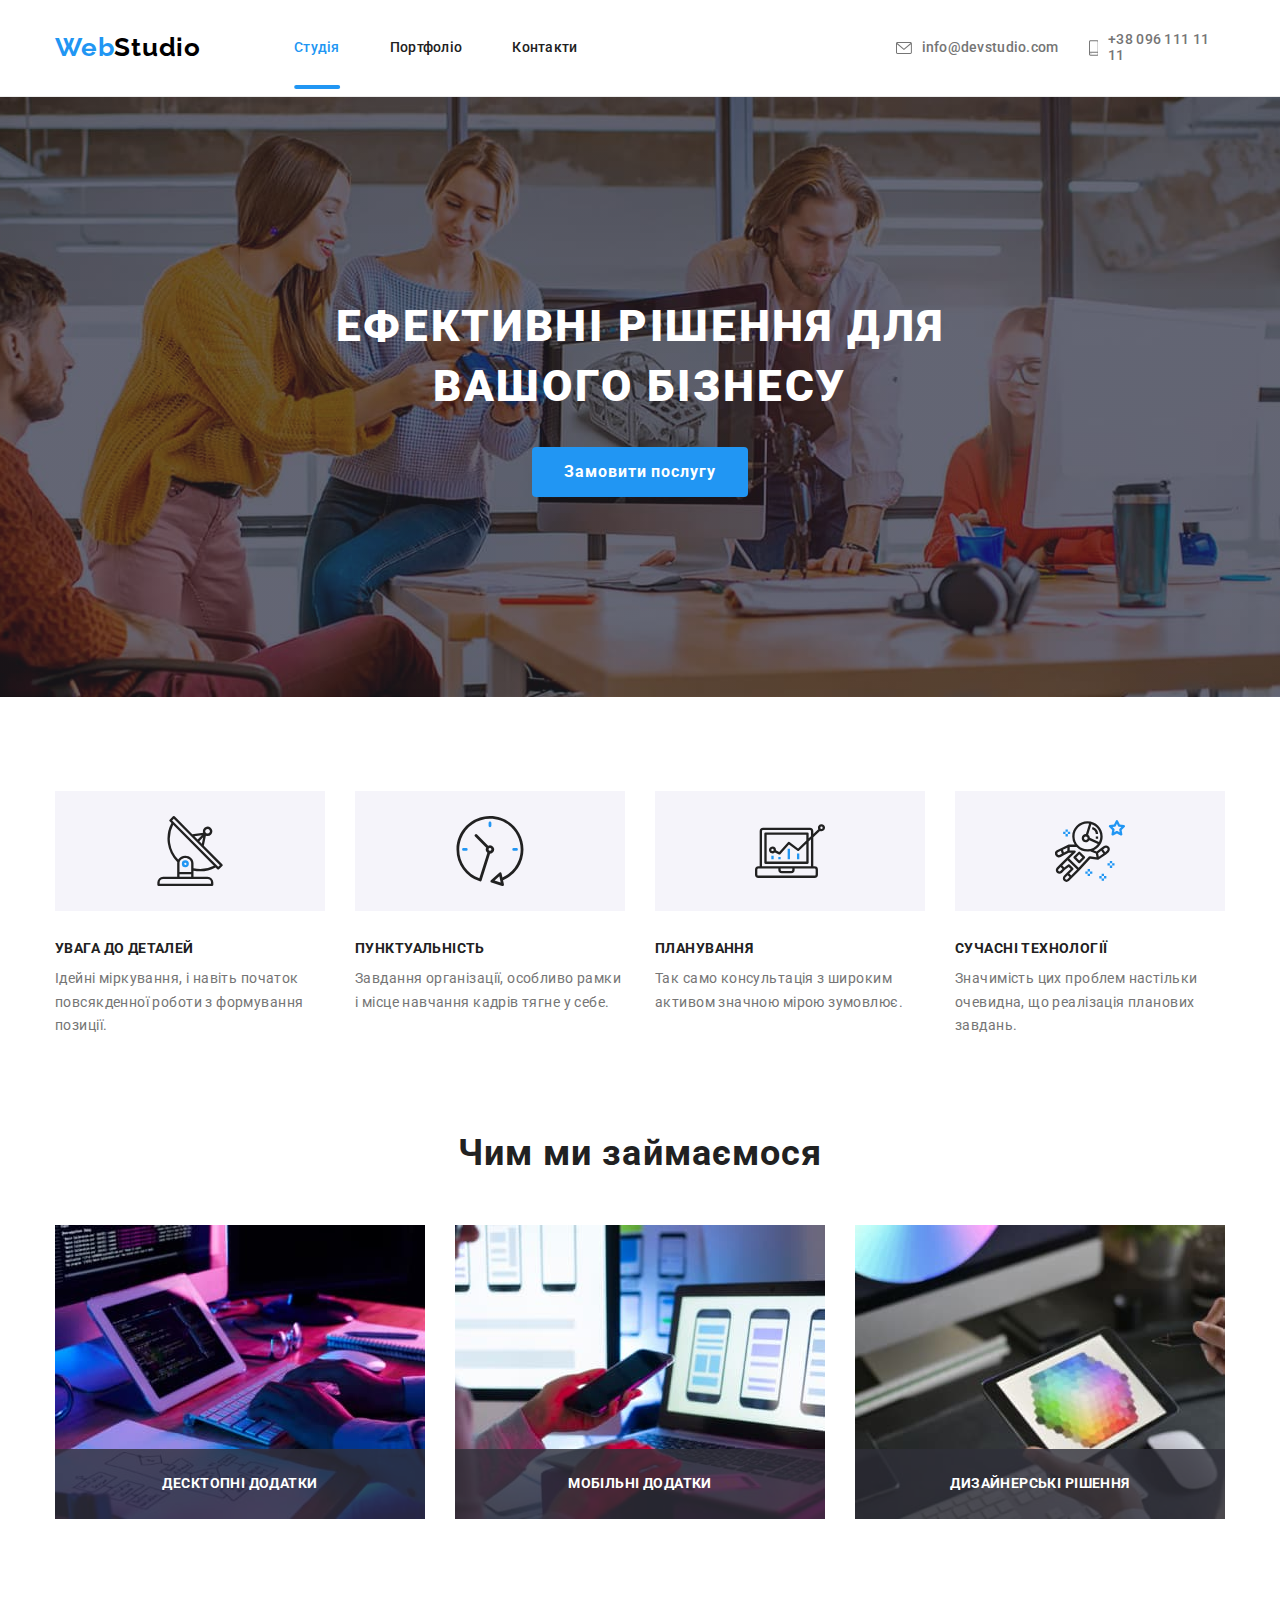
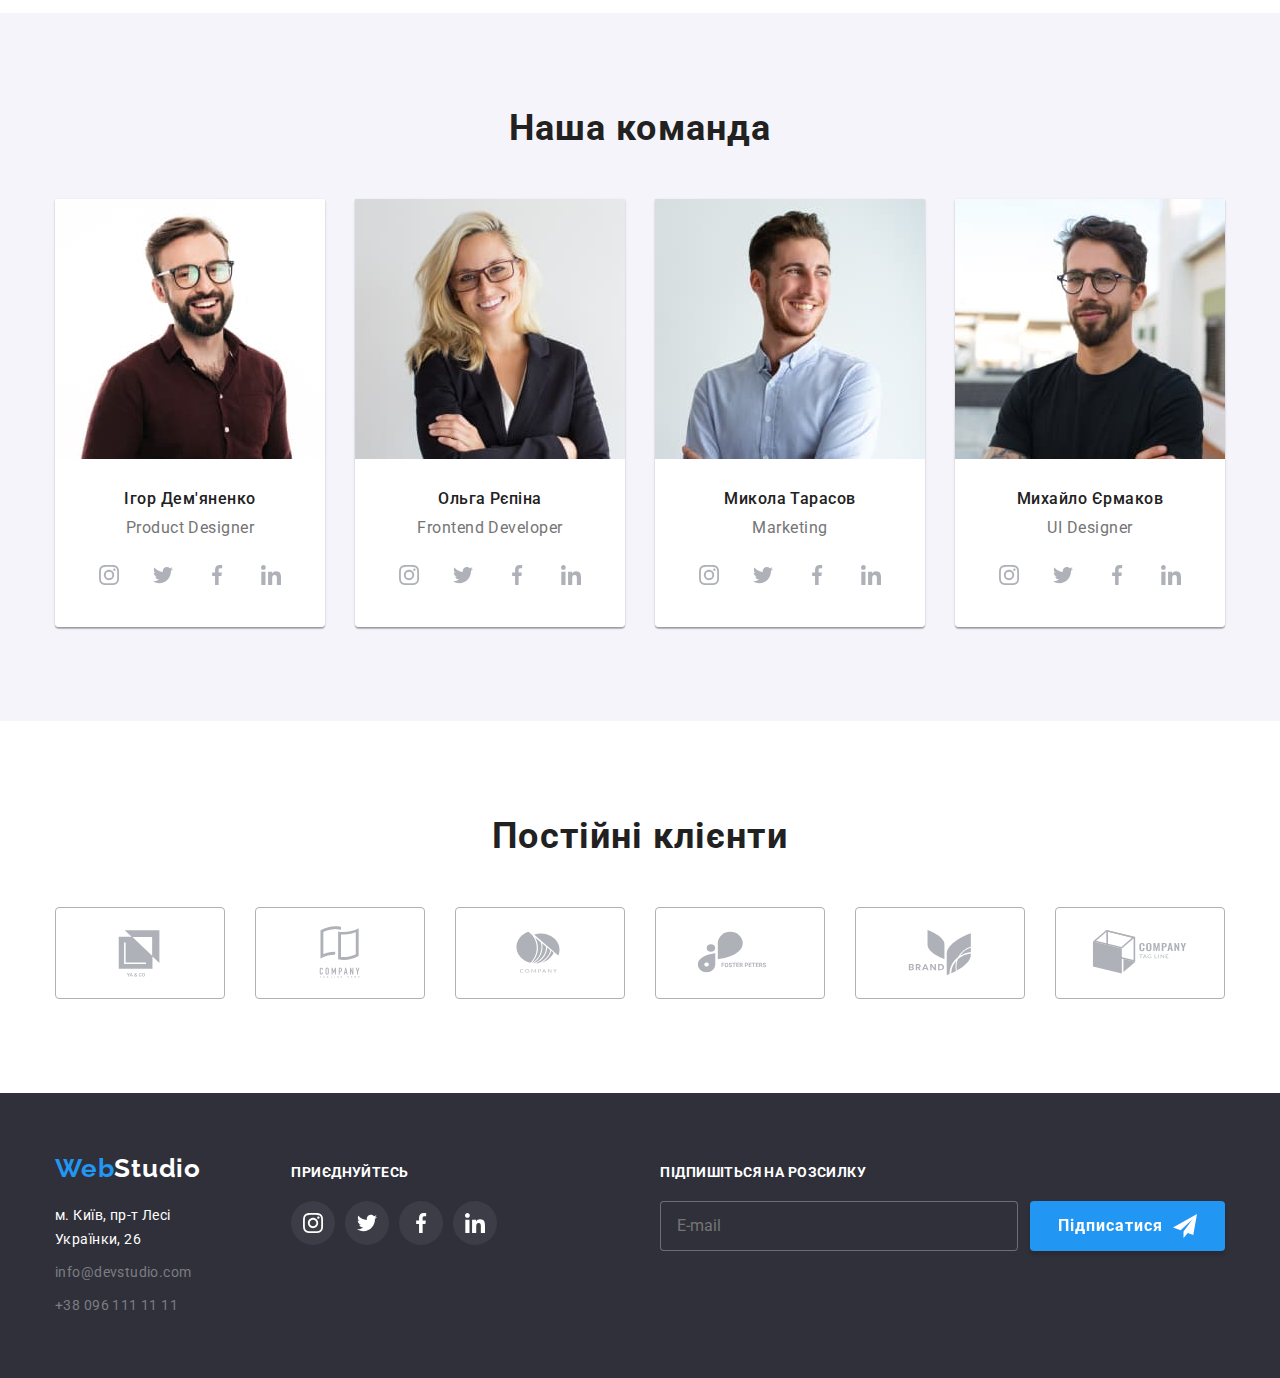
<file: index.html>
<!DOCTYPE html>
<html lang="uk">
  <head>
    <meta charset="UTF-8" />
    <meta http-equiv="X-UA-Compatible" content="IE=edge" />
    <meta name="viewport" content="width=device-width, initial-scale=1.0" />
    <title>WebStudio</title>
    <link rel="preconnect" href="https://fonts.googleapis.com" />
    <link rel="preconnect" href="https://fonts.gstatic.com" crossorigin />
    <link
      href="https://fonts.googleapis.com/css2?family=Raleway:wght@700&family=Roboto:wght@400;500;700;900&display=swap"
      rel="stylesheet"
    />
    <link
      rel="stylesheet"
      href="https://cdnjs.cloudflare.com/ajax/libs/modern-normalize/1.1.0/modern-normalize.min.css"
    />
    <link rel="stylesheet" href="./css/style.css" />
  </head>
  <body>
    <!--шапка сторінки-->
    <header class="header">
      <!--навігація на інші сторінки-->
      <div class="container header-container">
        <nav class="header-nav">
          <a href="./index.html" class="logo"><span class="startlogo">Web</span>Studio</a>
          <ul class="site-nav">
            <li class="line"><a href="./index.html" class="link-current">Студія</a></li>
            <li><a href="./portfolio.html" class="link">Портфоліо</a></li>
            <li><a href="" class="link">Контакти</a></li>
          </ul>
        </nav>
        <ul class="contact-up">
          <li>
            <a href="mailto:info@devstudio.com" class="contact-up-link">
              <svg width="16" height="12">
                <use href="./image/icons.svg#icon-envelope"></use></svg
              >info@devstudio.com</a
            >
          </li>
          <li>
            <a href="tel:+380961111111" class="contact-up-link"
              ><svg width="10" height="16">
                <use href="./image/icons.svg#icon-smartphone"></use></svg
              >+38 096 111 11 11</a
            >
          </li>
        </ul>
      </div>
    </header>
    <!--унікальний зміст сторінки-->
    <main>
      <!--блок-герой-->
      <section class="hero">
        <div class="container hero-container">
          <h1 class="hero-title">Ефективні рішення для вашого бізнесу</h1>
          <button data-modal-open type="button" class="hero-button">Замовити послугу</button>
        </div>
      </section>
      <!--Наші переваги-->
      <section class="preference">
        <div class="container">
          <h2 class="preference-title visually-hidden">Наші перваги</h2>
          <ul class="preference-list">
            <li>
              <div class="picture">
                <svg width="70" height="70">
                  <use href="./image/icons.svg#icon-antenna"></use>
                </svg>
              </div>
              <h3 class="title">Увага до деталей</h3>
              <p class="text">
                Ідейні міркування, і навіть початок повсякденної роботи з формування позиції.
              </p>
            </li>
            <li>
              <div class="picture">
                <svg width="70" height="70">
                  <use href="./image/icons.svg#icon-clock"></use>
                </svg>
              </div>
              <h3 class="title">Пунктуальність</h3>
              <p class="text">
                Завдання організації, особливо рамки і місце навчання кадрів тягне у себе.
              </p>
            </li>
            <li>
              <div class="picture">
                <svg width="70" height="70">
                  <use href="./image/icons.svg#icon-diagram"></use>
                </svg>
              </div>
              <h3 class="title">Планування</h3>
              <p class="text">Так само консультація з широким активом значною мірою зумовлює.</p>
            </li>
            <li>
              <div class="picture">
                <svg width="70" height="70">
                  <use href="./image/icons.svg#icon-astronaut"></use>
                </svg>
              </div>
              <h3 class="title">Сучасні технології</h3>
              <p class="text">
                Значимість цих проблем настільки очевидна, що реалізація планових завдань.
              </p>
            </li>
          </ul>
        </div>
      </section>
      <!--Чим ми займаємося-->
      <section class="section">
        <div class="container">
          <h2 class="section-work">Чим ми займаємося</h2>
          <ul class="section-image">
            <li class="section-image-card">
              <div class="thumb">
                <p class="txt">Десктопні додатки</p>
                <img class="section-image-view" src="./image/box1.jpg" alt="Десктоп" width="370" />
              </div>
            </li>
            <li class="section-image-card">
              <div class="thumb">
                <p class="txt">Мобільні додатки</p>
                <img
                  class="section-image-view"
                  src="./image/box2.jpg"
                  alt="Смартфони"
                  width="370"
                />
              </div>
            </li>
            <li class="section-image-card">
              <div class="thumb">
                <p class="txt">Дизайнерські рішення</p>
                <img class="section-image-view" src="./image/box3.jpg" alt="Планшети" width="370" />
              </div>
            </li>
          </ul>
        </div>
      </section>
      <!--співробітники-->
      <section class="command">
        <div class="container">
          <h2 class="title">Наша команда</h2>
          <ul class="command-list">
            <li class="command-item">
              <img
                class="comand-image"
                src="./image/face1.jpg"
                alt="Product Designer"
                width="270"
              />
              <div class="description">
                <h3 class="command-subtitle">Ігор Дем'яненко</h3>
                <p class="command-text"><span lang="en">Product Designer</span></p>
                <ul class="social-list">
                  <li>
                    <a class="social" href="">
                      <svg width="20" height="20">
                        <use href="./image/icons.svg#icon-instagram"></use>
                      </svg>
                    </a>
                  </li>
                  <li>
                    <a class="social" href="">
                      <svg width="20" height="20">
                        <use href="./image/icons.svg#icon-twitter"></use>
                      </svg>
                    </a>
                  </li>
                  <li>
                    <a class="social" href="">
                      <svg width="20" height="20">
                        <use href="./image/icons.svg#icon-facebook"></use>
                      </svg>
                    </a>
                  </li>
                  <li>
                    <a class="social" href="">
                      <svg width="20" height="20">
                        <use href="./image/icons.svg#icon-linkedin"></use>
                      </svg>
                    </a>
                  </li>
                </ul>
              </div>
            </li>
            <li class="command-item">
              <img
                class="comand-image"
                src="./image/face2.jpg"
                alt="Frontend Developer"
                width="270"
              />
              <div class="description">
                <h3 class="command-subtitle">Ольга Рєпіна</h3>
                <p class="command-text"><span lang="en">Frontend Developer</span></p>
                <ul class="social-list">
                  <li>
                    <a class="social" href="">
                      <svg width="20" height="20">
                        <use href="./image/icons.svg#icon-instagram"></use>
                      </svg>
                    </a>
                  </li>
                  <li>
                    <a class="social" href="">
                      <svg width="20" height="20">
                        <use href="./image/icons.svg#icon-twitter"></use>
                      </svg>
                    </a>
                  </li>
                  <li>
                    <a class="social" href="">
                      <svg width="20" height="20">
                        <use href="./image/icons.svg#icon-facebook"></use>
                      </svg>
                    </a>
                  </li>
                  <li>
                    <a class="social" href="">
                      <svg width="20" height="20">
                        <use href="./image/icons.svg#icon-linkedin"></use>
                      </svg>
                    </a>
                  </li>
                </ul>
              </div>
            </li>
            <li class="command-item">
              <img class="comand-image" src="./image/face3.jpg" alt="Marketing" width="270" />
              <div class="description">
                <h3 class="command-subtitle">Микола Тарасов</h3>
                <p class="command-text"><span lang="en">Marketing</span></p>
                <ul class="social-list">
                  <li>
                    <a class="social" href="">
                      <svg width="20" height="20">
                        <use href="./image/icons.svg#icon-instagram"></use>
                      </svg>
                    </a>
                  </li>
                  <li>
                    <a class="social" href="">
                      <svg width="20" height="20">
                        <use href="./image/icons.svg#icon-twitter"></use>
                      </svg>
                    </a>
                  </li>
                  <li>
                    <a class="social" href="">
                      <svg width="20" height="20">
                        <use href="./image/icons.svg#icon-facebook"></use>
                      </svg>
                    </a>
                  </li>
                  <li>
                    <a class="social" href="">
                      <svg width="20" height="20">
                        <use href="./image/icons.svg#icon-linkedin"></use>
                      </svg>
                    </a>
                  </li>
                </ul>
              </div>
            </li>
            <li class="command-item">
              <img class="comand-image" src="./image/face4.jpg" alt="UI Designer" width="270" />
              <div class="description">
                <h3 class="command-subtitle">Михайло Єрмаков</h3>
                <p class="command-text"><span lang="en">UI Designer</span></p>
                <ul class="social-list">
                  <li>
                    <a class="social" href="">
                      <svg width="20" height="20">
                        <use href="./image/icons.svg#icon-instagram"></use>
                      </svg>
                    </a>
                  </li>
                  <li>
                    <a class="social" href="">
                      <svg width="20" height="20">
                        <use href="./image/icons.svg#icon-twitter"></use>
                      </svg>
                    </a>
                  </li>
                  <li>
                    <a class="social" href="">
                      <svg width="20" height="20">
                        <use href="./image/icons.svg#icon-facebook"></use>
                      </svg>
                    </a>
                  </li>
                  <li>
                    <a class="social" href="">
                      <svg width="20" height="20">
                        <use href="./image/icons.svg#icon-linkedin"></use>
                      </svg>
                    </a>
                  </li>
                </ul>
              </div>
            </li>
          </ul>
        </div>
      </section>
      <!-- Постійні клієнти -->
      <section class="clients">
        <div class="container">
          <h2 class="clients-title">Постійні клієнти</h2>
          <ul class="clients-list">
            <li class="clients-item">
              <a class="clients-logo" href="">
                <svg width="106" height="60">
                  <use href="./image/icons.svg#icon-client1"></use>
                </svg>
              </a>
            </li>
            <li class="clients-item">
              <a class="clients-logo" href="">
                <svg width="106" height="60">
                  <use href="./image/icons.svg#icon-client2"></use>
                </svg>
              </a>
            </li>
            <li class="clients-item">
              <a class="clients-logo" href="">
                <svg width="106" height="60">
                  <use href="./image/icons.svg#icon-client3"></use>
                </svg>
              </a>
            </li>
            <li class="clients-item">
              <a class="clients-logo" href="">
                <svg width="106" height="60">
                  <use href="./image/icons.svg#icon-client4"></use>
                </svg>
              </a>
            </li>
            <li class="clients-item">
              <a class="clients-logo" href="">
                <svg width="106" height="60">
                  <use href="./image/icons.svg#icon-client5"></use>
                </svg>
              </a>
            </li>
            <li class="clients-item">
              <a class="clients-logo" href="">
                <svg width="106" height="60">
                  <use href="./image/icons.svg#icon-client6"></use>
                </svg>
              </a>
            </li>
          </ul>
        </div>
      </section>
      <div class="backdrop is-hidden" data-modal>
        <div class="modal">
          <button class="modal-close" data-modal-close>
            <svg width="11" height="11">
              <use href="./image/icons.svg#icon-close-black"></use>
            </svg>
          </button>

          <form class="form contact-form">
            <p class="form-title">Залиште свої дані, ми вам передзвонимо</p>
            <div class="form-field">
              <label for="text">Ім'я</label>
              <svg class="form-icon" width="18" height="18">
                <use href="./image/icons.svg#icon-person-black-18"></use>
              </svg>
              <input type="text" name="text" id="text" autofocus />
            </div>
            <div class="form-field">
              <label for="tel">Телефон </label>
              <svg class="form-icon" width="18" height="18">
                <use href="./image/icons.svg#icon-phone-black-18"></use>
              </svg>
              <input type="tel" name="tel" id="tel" />
            </div>
            <div class="form-field">
              <label for="email">Пошта </label>
              <svg class="form-icon" width="18" height="18">
                <use href="./image/icons.svg#icon-email-black-18"></use>
              </svg>
              <input type="email" name="email" id="email" />
            </div>
            <div class="form-text">
              <label class="form-text-title" for="comments">Коментар </label>
              <textarea
                class="form-text-comment"
                name="comments"
                id="comments"
                placeholder="Введіть текст"
              ></textarea>
            </div>
            <div class="policy">
              <label class="policy-label">
                <input class="checkbox" type="checkbox" name="policy" value="policy" />
                <span class="policy-icon">
                  <svg width="16" height="15">
                    <use href="./image/icons.svg#icon-icon-check"></use>
                  </svg>
                </span>
                Погоджуюся з розсилкою та приймаю
                <a class="contract" href="">Умови договору</a>
              </label>
            </div>
            <button type="submit" class="form-button">Відправити</button>
          </form>
        </div>
      </div>
    </main>
    <!--контакти-->
    <footer class="footer">
      <div class="container footer-style">
        <div>
          <a href="./index.html" class="footer-logo"><span class="startlogo">Web</span>Studio</a>
          <address>
            <ul class="location">
              <li class="location-list">
                <a
                  href="https://goo.gl/maps/CPtrU1FHBa2aNyZL9"
                  class="location-map"
                  target="_blank"
                  rel="noopener noreferrer nofollow"
                  >м. Київ, пр-т Лесі Українки, 26</a
                >
              </li>
              <li class="location-list">
                <a href="mailto:info@devstudio.com" class="location-mail">info@devstudio.com</a>
              </li>
              <li class="location-list">
                <a href="tel:+380961111111" class="location-phone">+38 096 111 11 11</a>
              </li>
            </ul>
          </address>
        </div>
        <div>
          <p class="footer-social-text">Приєднуйтесь</p>
          <ul class="footer-social-list">
            <li>
              <a class="footer-social-item" href="">
                <svg width="20" height="20">
                  <use href="./image/icons.svg#icon-instagram-footer"></use>
                </svg>
              </a>
            </li>
            <li>
              <a class="footer-social-item" href=""
                ><svg width="20" height="20">
                  <use href="./image/icons.svg#icon-twitter-footer"></use></svg
              ></a>
            </li>
            <li>
              <a class="footer-social-item" href=""
                ><svg width="20" height="20">
                  <use href="./image/icons.svg#icon-facebook-footer"></use></svg
              ></a>
            </li>
            <li>
              <a class="footer-social-item" href=""
                ><svg width="20" height="20">
                  <use href="./image/icons.svg#icon-linkedin-footer"></use></svg
              ></a>
            </li>
          </ul>
        </div>
        <form class="footer-form">
          <p class="footer-social-text">Підпишіться на розсилку</p>
          <div class="footer-form-box">
            <input class="footer-form-input" type="email" aria-label="email" placeholder="E-mail"/>

            <button class="footer-form-button" type="submit">
              Підписатися
              <svg class="footer-form-img" width="24" height="24">
                <use href="./image/icons.svg#icon-icon-send"></use>
              </svg>
            </button>
          </div>
        </form>
      </div>
    </footer>
    <script src="./js/modal.js"></script>
  </body>
</html>
</file>
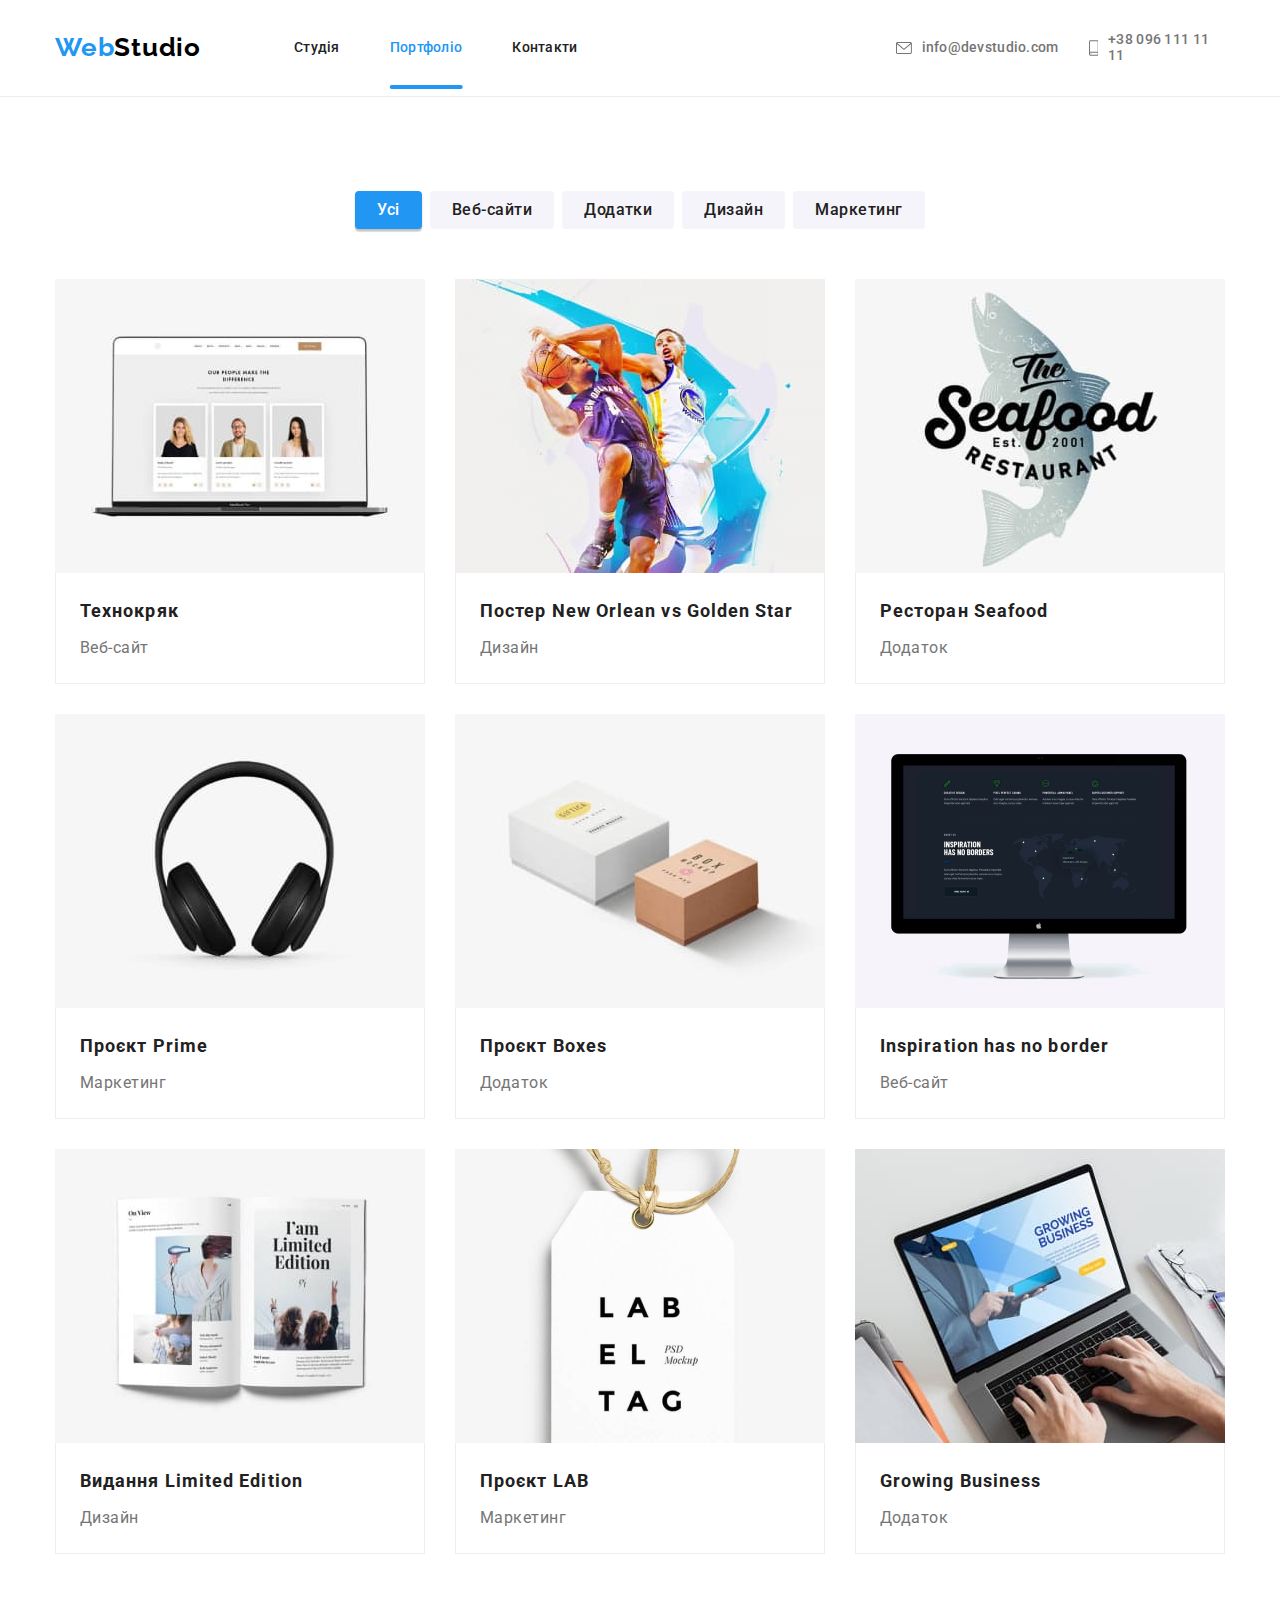
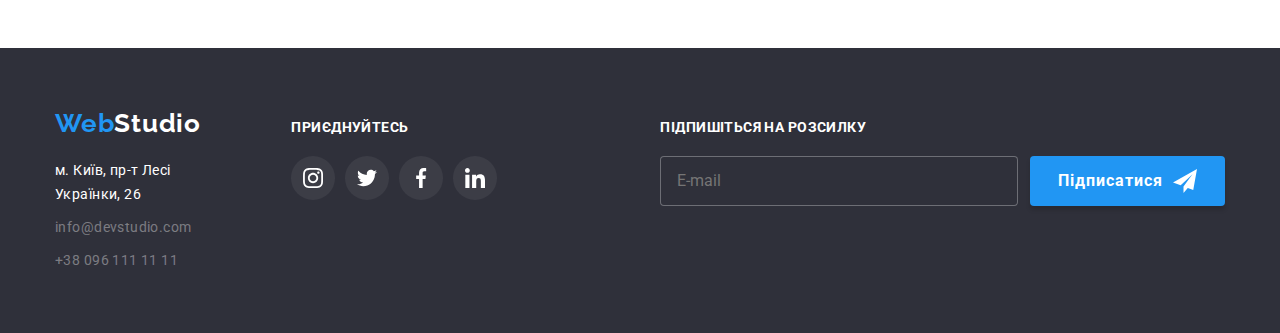
<file: portfolio.html>
<!DOCTYPE html>
<html lang="uk">
  <head>
    <meta charset="UTF-8" />
    <meta http-equiv="X-UA-Compatible" content="IE=edge" />
    <meta name="viewport" content="width=device-width, initial-scale=1.0" />
    <title>WebStudio</title>
    <link rel="preconnect" href="https://fonts.googleapis.com" />
    <link rel="preconnect" href="https://fonts.gstatic.com" crossorigin />
    <link
      href="https://fonts.googleapis.com/css2?family=Raleway:wght@700&family=Roboto:wght@400;500;700;900&display=swap"
      rel="stylesheet"
    />
    <link
      rel="stylesheet"
      href="https://cdnjs.cloudflare.com/ajax/libs/modern-normalize/1.1.0/modern-normalize.min.css"
    />
    <link rel="stylesheet" href="./css/style.css" />
  </head>
  <body>
    <!--шапка сторінки-->
    <header class="header">
      <!--навігація на інші сторінки-->
      <div class="container header-container">
        <nav class="header-nav">
          <a href="./index.html" class="logo"><span class="startlogo">Web</span>Studio</a>
          <ul class="site-nav">
            <li><a href="./index.html" class="link">Студія</a></li>
            <li class="line"><a href="./portfolio.html" class="link-current">Портфоліо</a></li>
            <li><a href="" class="link">Контакти</a></li>
          </ul>
        </nav>
        <ul class="contact-up">
          <li>
            <a href="mailto:info@devstudio.com" class="contact-up-link">
              <svg width="16" height="12">
                <use href="./image/icons.svg#icon-envelope"></use></svg
              >info@devstudio.com</a
            >
          </li>
          <li>
            <a href="tel:+380961111111" class="contact-up-link"
              ><svg width="10" height="16">
                <use href="./image/icons.svg#icon-smartphone"></use></svg
              >+38 096 111 11 11</a
            >
          </li>
        </ul>
      </div>
    </header>
    <!--унікальний зміст сторінки-->
    <main>
      <section class="example">
        <div class="container">
          <h1 class="example-title visually-hidden">Приклади наших робіт</h1>
          <ul class="example-button">
            <li>
              <button type="button" class="btn current">Усі</button>
            </li>
            <li>
              <button type="button" class="btn">Веб-сайти</button>
            </li>
            <li>
              <button type="button" class="btn">Додатки</button>
            </li>
            <li>
              <button type="button" class="btn">Дизайн</button>
            </li>
            <li>
              <button type="button" class="btn">Маркетинг</button>
            </li>
          </ul>
          <ul class="card">
            <li class="card-item">
              <a href="" class="card-link">
                <div class="descr">
                  <div class="descr-overlay">
                    <p class="descr-text">
                      Ресурс пропонує комплексні пропозиції з різним рівнем функціоналу та сервісів.
                      Все це дозволить відвідувачу отримати вичерпні відомості про компанію чи
                      приватну особу.
                    </p>
                  </div>
                  <img
                    src="./image/peoples.jpg"
                    alt="Зображення людей на екрані ноутбука"
                    width="370"
                  />
                </div>
                <div class="card-description">
                  <h2 class="card-title">Технокряк</h2>
                  <p class="card-text">Веб-сайт</p>
                </div>
              </a>
            </li>
            <li class="card-item">
              <a href="" class="card-link">
                <div class="descr">
                  <div class="descr-overlay">
                    <p class="descr-text">
                      Ресурс пропонує комплексні пропозиції з різним рівнем функціоналу та сервісів.
                      Все це дозволить відвідувачу отримати вичерпні відомості про компанію чи
                      приватну особу.
                    </p>
                  </div>
                  <img src="./image/basketball.jpg" alt="Баскетболісти" width="370" />
                </div>
                <div class="card-description">
                  <h2 class="card-title">
                    Постер <span lang="en">New Orlean vs Golden Star</span>
                  </h2>
                  <p class="card-text">Дизайн</p>
                </div>
              </a>
            </li>
            <li class="card-item">
              <a href="" class="card-link">
                <div class="descr">
                  <div class="descr-overlay">
                    <p class="descr-text">
                      Ресурс пропонує комплексні пропозиції з різним рівнем функціоналу та сервісів.
                      Все це дозволить відвідувачу отримати вичерпні відомості про компанію чи
                      приватну особу.
                    </p>
                  </div>
                  <img src="./image/restoraunt.jpg" alt="Назва ресторану" width="370" />
                </div>
                <div class="card-description">
                  <h2 class="card-title">Ресторан <span lang="en">Seafood</span></h2>
                  <p class="card-text">Додаток</p>
                </div>
              </a>
            </li>
            <li class="card-item">
              <a href="" class="card-link">
                <div class="descr">
                  <div class="descr-overlay">
                    <p class="descr-text">
                      Ресурс пропонує комплексні пропозиції з різним рівнем функціоналу та сервісів.
                      Все це дозволить відвідувачу отримати вичерпні відомості про компанію чи
                      приватну особу.
                    </p>
                  </div>
                  <img src="./image/marketing.jpg" alt="Навушники" width="370" />
                </div>
                <div class="card-description">
                  <h2 class="card-title">Проєкт <span lang="en">Prime</span></h2>
                  <p class="card-text">Маркетинг</p>
                </div>
              </a>
            </li>
            <li class="card-item">
              <a href="" class="card-link">
                <div class="descr">
                  <div class="descr-overlay">
                    <p class="descr-text">
                      Ресурс пропонує комплексні пропозиції з різним рівнем функціоналу та сервісів.
                      Все це дозволить відвідувачу отримати вичерпні відомості про компанію чи
                      приватну особу.
                    </p>
                  </div>
                  <img src="./image/boxes.jpg" alt="Дві коробки" width="370" />
                </div>
                <div class="card-description">
                  <h2 class="card-title">Проєкт <span lang="en">Boxes</span></h2>
                  <p class="card-text">Додаток</p>
                </div>
              </a>
            </li>
            <li class="card-item">
              <a href="" class="card-link">
                <div class="descr">
                  <div class="descr-overlay">
                    <p class="descr-text">
                      Ресурс пропонує комплексні пропозиції з різним рівнем функціоналу та сервісів.
                      Все це дозволить відвідувачу отримати вичерпні відомості про компанію чи
                      приватну особу.
                    </p>
                  </div>
                  <img src="./image/website2.jpg" alt="Монітор" width="370" />
                </div>
                <div class="card-description">
                  <h2 class="card-title"><span lang="en">Inspiration has no border</span></h2>
                  <p class="card-text">Веб-сайт</p>
                </div>
              </a>
            </li>
            <li class="card-item">
              <a href="" class="card-link">
                <div class="descr">
                  <div class="descr-overlay">
                    <p class="descr-text">
                      Ресурс пропонує комплексні пропозиції з різним рівнем функціоналу та сервісів.
                      Все це дозволить відвідувачу отримати вичерпні відомості про компанію чи
                      приватну особу.
                    </p>
                  </div>
                  <img src="./image/limited-edition.jpg" alt="Журнал" width="370" />
                </div>
                <div class="card-description">
                  <h2 class="card-title">Видання <span lang="en">Limited Edition</span></h2>
                  <p class="card-text">Дизайн</p>
                </div>
              </a>
            </li>
            <li class="card-item">
              <a href="" class="card-link">
                <div class="descr">
                  <div class="descr-overlay">
                    <p class="descr-text">
                      Ресурс пропонує комплексні пропозиції з різним рівнем функціоналу та сервісів.
                      Все це дозволить відвідувачу отримати вичерпні відомості про компанію чи
                      приватну особу.
                    </p>
                  </div>
                  <img src="./image/project-lab.jpg" alt="Лейбл" width="370" />
                </div>
                <div class="card-description">
                  <h2 class="card-title">Проєкт <span lang="en">LAB</span></h2>
                  <p class="card-text">Маркетинг</p>
                </div>
              </a>
            </li>
            <li class="card-item">
              <a href="" class="card-link">
                <div class="descr">
                  <div class="descr-overlay">
                    <p class="descr-text">
                      Ресурс пропонує комплексні пропозиції з різним рівнем функціоналу та сервісів.
                      Все це дозволить відвідувачу отримати вичерпні відомості про компанію чи
                      приватну особу.
                    </p>
                  </div>
                  <img src="./image/growing-business.jpg" alt="Руки на ноутбуці" width="370" />
                </div>
                <div class="card-description">
                  <h2 class="card-title"><span lang="en">Growing Business</span></h2>
                  <p class="card-text">Додаток</p>
                </div>
              </a>
            </li>
          </ul>
        </div>
      </section>
    </main>
    <!--контакти-->
    <footer class="footer">
      <div class="container footer-style">
        <div>
          <a href="./index.html" class="footer-logo"><span class="startlogo">Web</span>Studio</a>
          <address>
            <ul class="location">
              <li class="location-list">
                <a
                  href="https://goo.gl/maps/CPtrU1FHBa2aNyZL9"
                  class="location-map"
                  target="_blank"
                  rel="noopener noreferrer nofollow"
                  >м. Київ, пр-т Лесі Українки, 26</a
                >
              </li>
              <li class="location-list">
                <a href="mailto:info@devstudio.com" class="location-mail">info@devstudio.com</a>
              </li>
              <li class="location-list">
                <a href="tel:+380961111111" class="location-phone">+38 096 111 11 11</a>
              </li>
            </ul>
          </address>
        </div>
        <div>
          <p class="footer-social-text">Приєднуйтесь</p>
          <ul class="footer-social-list">
            <li>
              <a class="footer-social-item" href="">
                <svg width="20" height="20">
                  <use href="./image/icons.svg#icon-instagram-footer"></use>
                </svg>
              </a>
            </li>
            <li>
              <a class="footer-social-item" href=""
                ><svg width="20" height="20">
                  <use href="./image/icons.svg#icon-twitter-footer"></use></svg
              ></a>
            </li>
            <li>
              <a class="footer-social-item" href=""
                ><svg width="20" height="20">
                  <use href="./image/icons.svg#icon-facebook-footer"></use></svg
              ></a>
            </li>
            <li>
              <a class="footer-social-item" href=""
                ><svg width="20" height="20">
                  <use href="./image/icons.svg#icon-linkedin-footer"></use></svg
              ></a>
            </li>
          </ul>
        </div>
        <form class="footer-form">
          <p class="footer-social-text">Підпишіться на розсилку</p>
          <div class="footer-form-box">
            <input class="footer-form-input" type="email" aria-label="email" placeholder="E-mail" />
            <button class="footer-form-button" type="submit">
              Підписатися
              <svg class="footer-form-img" width="24" height="24">
                <use href="./image/icons.svg#icon-icon-send"></use>
              </svg>
            </button>
          </div>
        </form>
      </div>
    </footer>
  </body>
</html>
</file>
<file: css/style.css>
/* переважний колір сторінки */
/*колір основного тексту #757575;*/
/*колір  тексту заголовків та кнопок #212121;*/
/*колір логотипу #000000;*/
/*колір навігації при ховері #2196F3;*/
/*колір тексту героя та лого футер #FFFFFF;*/
/*колір фону наша команда  та кнопок у портфоліо #F5F4FA;*/
/*колір фону героя та футера #2F303A;*/
/*колір фону портфоліо #EEEEEE;*/
/*колір соцмереж та клієнтів #AFB1B8;*/
/*колір бекграунду соцмереж футера #ffffff10;*/
/*колір бекграунду героя ##2F303A40;*/
/* колір бекдропа #00000020;*/
/* колір бордеру інпутів форми #21212133;*/

img {
  display: block;
}
:root {
  --primary-text-color: #757575;
  --title-text-color: #212121;
  --logo-text-color: #000000;
  --accent-color: #2196f3;
  --hero-footer-text-color: #ffffff;
  --hero-footer-background-color: #2f303a;
  --portfolio-background-color: #eeeeee;
  --our-command-background-button-portfolio-color: #f5f4fa;
  --contact-footer-text-color: #ffffff60;
  --header-color: #ececec;
  --hero-button-active: #188ce8;
  --color-social-link-and-clients: #afb1b8;
  --footer-social-background-color: #ffffff10;
  --hero-background-color: #2f303a40;
  --card-set-gap: 30px;
  --portfolio-hover-card-background-color: #2196f3e6;
  --backdrop-color: #00000020;
  --contact-form-border-color: #21212133;
  --footer-form-border-color: #ffffff4d;
}
/* Стиль переважного тексту */
body {
  color: var(--primary-text-color);
  background-color: var(--hero-footer-text-color);
  font-family: 'roboto', sans-serif;
}
ul {
  list-style: none;
  padding: 0px;
  margin: 0px;
}
.visually-hidden {
  position: absolute;
  white-space: nowrap;
  width: 1px;
  height: 1px;
  overflow: hidden;
  border: 0;
  padding: 0;
  clip: rect(0 0 0 0);
  clip-path: inset(50%);
  margin: -1px;
}
/*Стилізація хедеру  */
/*  Стилізація логотипу*/
.header {
  border-bottom: 1px solid var(--header-color);
}
.header-container {
  display: flex;
  align-items: center;
}
.header-nav {
  display: flex;
  flex-grow: 1;
  align-items: center;
  justify-content: space-between;
  gap: 93px;
}
.logo {
  display: inline-block;
  color: var(--logo-text-color);
  font-family: 'Raleway', sans-serif;
  font-weight: 700;
  font-size: 26px;
  line-height: 1.2;
  letter-spacing: 0.03em;
  text-decoration: none;
  padding-bottom: 24px;
  padding-top: 24px;
  transition-property: color;
  transition-duration: 250ms;
  transition-timing-function: cubic-bezier(0.4, 0, 0.2, 1);
}
.startlogo {
  color: var(--accent-color);
}
.logo:hover,
.logo:focus {
  color: var(--accent-color);
}
.site-nav .link {
  display: block;
  color: var(--title-text-color);
  font-weight: 500;
  font-size: 14px;
  line-height: 1.14;
  letter-spacing: 0.02em;
  text-decoration: none;
  padding: 32px 0px;
  transition-property: color;
  transition-duration: 250ms;
  transition-timing-function: cubic-bezier(0.4, 0, 0.2, 1);
}
.site-nav .link-current {
  display: block;
  color: var(--accent-color);
  font-weight: 500;
  font-size: 14px;
  line-height: 1.14;
  letter-spacing: 0.02em;
  text-decoration: none;
  padding: 32px 0px;
}
.line {
  position: relative;
}
.link-current::after {
  content: '';
  position: absolute;
  width: 100%;
  height: 4px;
  left: 50%;
  bottom: -1px;
  background: var(--accent-color);
  border-radius: 2px;
  transform: translate(-50%);
}
.site-nav {
  display: flex;
  gap: 50px;
  justify-content: start;
}
.site-nav .link:hover,
.site-nav .link:focus {
  color: var(--accent-color);
}
.contact-up {
  display: flex;
  align-items: center;
  justify-content: flex-end;
  margin-left: 318px;
  gap: 30px;
}
.contact-up-link {
  display: flex;
  align-items: center;
  fill: var(--primary-text-color);
  color: var(--primary-text-color);
  font-weight: 500;
  font-size: 14px;
  line-height: 1.14;
  letter-spacing: 0.02em;
  text-decoration: none;
  padding: 32px 0px;
  gap: 10px;

  transition-property: color, fill;
  transition-duration: 250ms;
  transition-timing-function: cubic-bezier(0.4, 0, 0.2, 1);
}
.contact-up-link:hover,
.contact-up-link:focus {
  color: var(--accent-color);
  fill: var(--accent-color);
}

/*Стилізація футеру  */
.footer {
  background-color: var(--hero-footer-background-color);
  padding: 60px 0px;
}
.footer-logo {
  display: inline-block;
  color: var(--hero-footer-text-color);
  font-family: 'Raleway', sans-serif;
  font-weight: 700;
  font-size: 26px;
  line-height: 1.2;
  letter-spacing: 0.03em;
  text-decoration: none;
  margin-bottom: 20px;

  transition-property: color;
  transition-duration: 250ms;
  transition-timing-function: cubic-bezier(0.4, 0, 0.2, 1);
}
.footer-logo:hover,
.footer-logo:focus {
  color: var(--accent-color);
}
.location-list:not(:last-child) {
  margin-bottom: 9px;
}
.location-map {
  display: inline-block;
  color: var(--hero-footer-text-color);
  font-style: normal;
  font-size: 14px;
  line-height: 1.71;
  letter-spacing: 0.03em;
  text-decoration: none;

  transition-property: color;
  transition-duration: 250ms;
  transition-timing-function: cubic-bezier(0.4, 0, 0.2, 1);
}
.location-mail,
.location-phone {
  display: block;
  color: var(--contact-footer-text-color);
  font-style: normal;
  font-size: 14px;
  line-height: 1.71;
  letter-spacing: 0.03em;
  text-decoration: none;

  transition-property: color;
  transition-duration: 250ms;
  transition-timing-function: cubic-bezier(0.4, 0, 0.2, 1);
}
.location-map:hover,
.location-map:focus {
  color: var(--accent-color);
}
.location-mail:hover,
.location-mail:focus {
  color: var(--accent-color);
}
.location-phone:hover,
.location-phone:focus {
  color: var(--accent-color);
}

/* Стилізація героя */

.hero-container {
  display: flex;
  flex-direction: column;
  align-items: center;
}
.hero {
  background-color: var(--hero-footer-background-color);
  padding: 200px 0px;
  max-width: 1600px;
  margin-left: auto;
  margin-right: auto;
  background-image: linear-gradient(to right, rgba(47, 48, 58, 0.4), rgba(47, 48, 58, 0.4)),
    url(../image/hero.jpg);
  background-position: center;
}

.hero-title {
  margin-top: 0;
  margin-bottom: 30px;
  color: var(--hero-footer-text-color);
  font-weight: 900;
  font-size: 44px;
  line-height: 1.36;
  letter-spacing: 0.06em;
  text-transform: uppercase;
  text-align: center;
  max-width: 696px;
}
.hero-button {
  color: var(--hero-footer-text-color);
  background-color: var(--accent-color);
  font-weight: 700;
  font-size: 16px;
  line-height: 1.88;
  letter-spacing: 0.06em;
  border: none;
  border-radius: 4px;
  cursor: pointer;
  padding: 10px 32px;

  transition-property: color, background-color;
  transition-duration: 250ms;
  transition-timing-function: cubic-bezier(0.4, 0, 0.2, 1);
}
.hero-button:hover,
.hero-button:focus {
  color: var(--hero-footer-text-color);
  background-color: var(--hero-button-active);
}
/* Стилізація секції наші переваги */
/* клас для приховування(не видимості) змісту */

.container {
  margin-left: auto;
  margin-right: auto;
  width: 1200px;
  padding: 0px 15px 0px 15px;
}
.preference {
  padding: 94px 0px;
}
.preference-list {
  display: flex;
  justify-content: center;
  flex-wrap: wrap;
  gap: 30px;
}
.preference-list .title {
  color: var(--title-text-color);
  font-weight: 700;
  font-size: 14px;
  line-height: 1.14;
  letter-spacing: 0.03em;
  text-transform: uppercase;
  margin-top: 0;
  margin-bottom: 0px;
  margin-bottom: 10px;
}
.preference-list .text {
  font-size: 14px;
  line-height: 1.71;
  letter-spacing: 0.03em;
  margin-top: 0px;
  margin-bottom: 0px;
  max-width: 270px;
}
.picture {
  display: flex;
  align-items: center;
  justify-content: center;
  width: 270px;
  height: 120px;
  margin-bottom: 30px;
  background-color: var(--our-command-background-button-portfolio-color);
}
/* Стилізація секції чим ми займаємось */
.section {
  padding-bottom: 94px;
}
.section-work {
  display: flex;
  color: var(--title-text-color);
  font-weight: 700;
  font-size: 36px;
  line-height: 1.17;
  letter-spacing: 0.03em;
  text-align: center;
  margin-top: 0px;
  margin-bottom: 50px;
  justify-content: center;
}
.section-image {
  display: flex;
  margin-top: calc(-1 * var(--card-set-gap));
  margin-left: calc(-1 * var(--card-set-gap));
}
.section-image-card {
  width: calc(100% / 3 - var(--card-set-gap));
  margin-top: var(--card-set-gap);
  margin-left: var(--card-set-gap);
}
.txt {
  position: absolute;
  margin: 0;
  bottom: 27px;
  left: 50%;
  transform: translate(-50%);
  font-weight: 700;
  font-size: 14px;
  line-height: 1.14;
  letter-spacing: 0.03em;
  text-transform: uppercase;
  color: var(--hero-footer-text-color);
}

.thumb {
  position: relative;
}
.thumb::before {
  content: '';
  display: inline-block;
  position: absolute;
  bottom: 0;
  width: 100%;
  height: 70px;
  background: rgba(47, 48, 58, 0.8);
}
.section-image-view {
  display: block;
  max-width: 100%;
}

/* Стилізація секції співробітники */
.command {
  background-color: var(--our-command-background-button-portfolio-color);
  padding: 94px 0px;
}
.command-list {
  display: flex;
  margin-top: calc(-1 * var(--card-set-gap));
  margin-left: calc(-1 * var(--card-set-gap));
}
.command-item {
  width: calc(100% / 4 - var(--card-set-gap));
  margin-top: var(--card-set-gap);
  margin-left: var(--card-set-gap);
  box-shadow: 0px 1px 3px rgba(0, 0, 0, 0.12), 0px 1px 1px rgba(0, 0, 0, 0.14),
    0px 2px 1px rgba(0, 0, 0, 0.2);
  border-radius: 0px 0px 4px 4px;
  overflow: hidden;
}
.comand-image {
  display: block;
  max-width: 100%;
}
.description {
  display: flex;
  flex-direction: column;
  align-items: center;
  background-color: var(--hero-footer-text-color);
  padding-top: 30px;
  padding-bottom: 30px;
}
.command .title {
  display: flex;
  justify-content: center;
  color: var(--title-text-color);
  font-weight: 700;
  font-size: 36px;
  line-height: 1.17;
  letter-spacing: 0.03em;
  text-align: center;
  margin-top: 0px;
  margin-bottom: 50px;
}
.command-subtitle {
  color: var(--title-text-color);
  font-weight: 500;
  font-size: 16px;
  line-height: 1.19;
  letter-spacing: 0.03em;
  margin-bottom: 10px;
  margin-top: 0px;
}
.command-text {
  font-size: 16px;
  line-height: 1.19;
  letter-spacing: 0.03em;
  margin-top: 0px;
  margin-bottom: 16px;
}
.social-list {
  display: flex;
  align-items: center;
  gap: 10px;
}
.social {
  display: flex;
  align-items: center;
  justify-content: center;
  width: 44px;
  height: 44px;
  fill: var(--color-social-link-and-clients);
  background-color: var(--hero-footer-text-color);
  border-radius: 50%;

  transition-property: background-color, fill;
  transition-duration: 250ms;
  transition-timing-function: cubic-bezier(0.4, 0, 0.2, 1);
}
.social:hover,
.social:focus {
  fill: var(--hero-footer-text-color);
  background-color: var(--accent-color);
}

.footer-style {
  display: flex;
  gap: 70px;
  align-items: baseline;
}
.footer-social {
  margin-top: 12px;
}
.footer-social-text {
  display: flex;
  text-transform: uppercase;
  color: var(--hero-footer-text-color);
  font-weight: 700;
  font-size: 14px;
  line-height: 1.14;
  letter-spacing: 0.03em;
  margin-top: 0;
  margin-bottom: 20px;
  padding: 0;
}
.footer-social-list {
  display: flex;
  align-items: center;
  gap: 10px;
  justify-content: center;
}
.footer-social-item {
  display: flex;
  align-items: center;
  justify-content: center;
  width: 44px;
  height: 44px;
  fill: var(--hero-footer-text-color);
  background-color: var(--footer-social-background-color);
  border-radius: 50%;

  transition-property: fill, background-color;
  transition-duration: 250ms;
  transition-timing-function: cubic-bezier(0.4, 0, 0.2, 1);
}
.footer-social-item:hover,
.footer-social-item:focus {
  fill: var(--hero-footer-text-color);
  background-color: var(--accent-color);
}
.footer-form {
  margin-left: 93px;
}
.footer-form-button {
  position: relative;
  padding: 10px 62px 10px 28px;
  box-shadow: 0px 4px 4px rgb(0 0 0 / 15%);
  border-radius: 4px;
  border: none;
  cursor: pointer;
  background: var(--accent-color);
  fill: var(--hero-footer-text-color);
  color: var(--hero-footer-text-color);
  font-weight: 700;
  font-size: 16px;
  line-height: calc(30 / 16);
  letter-spacing: 0.06em;
}
.footer-form-box {
  display: flex;
}
.footer-form-input {
  display: block;
  width: 358px;
  padding-top: 15px;
  padding-bottom: 15px;
  padding-left: 16px;
  margin-right: 12px;
  border: 1px solid var(--footer-form-border-color);
  border-radius: 4px;
  outline: none;
  background-color: var(--hero-footer-background-color);
  color: var(--hero-footer-text-color);
}
.footer-form-img {
  position: absolute;
  margin-left: 10px;
  top: 50%;
  transform: translateY(-50%);
}

.clients {
  padding: 94px 0;
}
.clients-title {
  display: flex;
  justify-content: center;
  color: var(--title-text-color);
  font-weight: 700;
  font-size: 36px;
  line-height: 1.17;
  letter-spacing: 0.03em;
  margin-top: 0px;
  margin-bottom: 50px;
}
.clients-list {
  display: flex;
  gap: 30px;
}
.clients-item {
  width: 170px;
  height: 92px;
}
.clients-logo {
  display: flex;
  fill: var(--color-social-link-and-clients);
  border: 1px solid var(--color-social-link-and-clients);
  border-radius: 4px;
  width: 100%;
  height: 100%;
  align-items: center;
  justify-content: center;

  transition-property: fill, border-color;
  transition-duration: 250ms;
  transition-timing-function: cubic-bezier(0.4, 0, 0.2, 1);
}
.clients-logo:hover,
.clients-logo:focus {
  fill: var(--accent-color);
  border-color: var(--accent-color);
}
/* Portfolio */
.example {
  padding: 94px 0px;
}
.example-button {
  display: flex;
  justify-content: center;
  align-items: flex-start;
  gap: 8px;
  margin-bottom: 50px;
}
/* Стилізація кнопок в портфоліо */
.btn {
  color: var(--title-text-color);
  background-color: var(--our-command-background-button-portfolio-color);
  font-family: inherit;
  font-weight: 500;
  font-size: 16px;
  line-height: 1.62;
  letter-spacing: 0.03em;
  text-align: center;
  border: none;
  border-radius: 4px;
  cursor: pointer;
  padding: 6px 22px;

  transition-property: color, background-color, box-shadow;
  transition-duration: 250ms;
  transition-timing-function: cubic-bezier(0.4, 0, 0.2, 1);
}
.btn.current {
  color: var(--hero-footer-text-color);
  background-color: var(--accent-color);
  border: none;
  box-shadow: 0px 3px 1px rgba(0, 0, 0, 0.1), 0px 1px 2px rgba(0, 0, 0, 0.08),
    0px 2px 2px rgba(0, 0, 0, 0.12);
}
.btn:hover,
.btn:focus {
  color: var(--hero-footer-text-color);
  background-color: var(--accent-color);
  box-shadow: 0px 3px 1px rgba(0, 0, 0, 0.1), 0px 1px 2px rgba(0, 0, 0, 0.08),
    0px 2px 2px rgba(0, 0, 0, 0.12);
}
/* Стилізація списку прикладів робіт */
.card {
  display: flex;
  flex-wrap: wrap;
  margin-top: calc(-1 * var(--card-set-gap));
  margin-left: calc(-1 * var(--card-set-gap));
}
.card-item {
  width: calc(100% / 3 - var(--card-set-gap));
  margin-top: var(--card-set-gap);
  margin-left: var(--card-set-gap);
}
.descr {
  position: relative;
  overflow: hidden;
}
.descr-overlay {
  position: absolute;
  top: 0;
  left: 0;
  width: 100%;
  height: 100%;
  background-color: var(--portfolio-hover-card-background-color);
  margin: 0;
  font-size: 18px;
  line-height: 1.56;
  letter-spacing: 0.03em;
  color: var(--hero-footer-text-color);
  transform: translateY(100%);
  transition-property: transform;
  transition-duration: 250ms;
  transition-timing-function: cubic-bezier(0.4, 0, 0.2, 1);
}
.card-link:hover .descr-overlay,
.card-link:focus .descr-overlay {
  transform: translateY(0);
}
/* Позиціонування оверлею?в лайв сервері норм,на сторінці косяк */
.descr-text {
  position: absolute;
  margin: 0px;
  padding: 63px 24px;
}
.card .card-thumb:hover {
  transform: translateY(0);
}
.card .card-link {
  display: block;
  text-decoration: none;
}
.card .card-link:hover,
.card .card-link:focus {
  color: var(--accent-color);
  box-shadow: 0px 1px 1px rgba(0, 0, 0, 0.12), 0px 4px 4px rgba(0, 0, 0, 0.06),
    1px 4px 6px rgba(0, 0, 0, 0.16);
}
.card-description {
  border: 1px solid var(--portfolio-background-color);
  border-top: none;
  padding: 20px 24px;
}
.card-title {
  color: var(--title-text-color);
  font-weight: 700;
  font-size: 18px;
  line-height: 2;
  letter-spacing: 0.06em;
  margin-top: 0px;
  margin-bottom: 4px;
}
.card-text {
  color: var(--primary-text-color);
  font-size: 16px;
  line-height: 1.88;
  letter-spacing: 0.03em;
  margin-bottom: 0px;
  margin-top: 0px;
}
.backdrop {
  position: fixed;
  top: 0;
  left: 0;
  width: 100%;
  height: 100%;
  background-color: var(--backdrop-color);

  opacity: 1;
  transition: opacity 250ms cubic-bezier(0.4, 0, 0.2, 1);
}
.backdrop.is-hidden {
  opacity: 0;
  pointer-events: none;
}
.backdrop.is-hidden .modal {
  transform: translate(-50%, -50%) scale(0.9);
}
.modal {
  position: absolute;
  top: 50%;
  left: 50%;
  padding: 40px;
  width: 528px;
  height: 581px;
  border-radius: 4px;
  overflow: hidden;
  background-color: var(--hero-footer-text-color);
  transform: translate(-50%, -50%) scale(1);
  transition: transform 250ms cubic-bezier(0.4, 0, 0.2, 1);
}
.modal-close {
  position: absolute;
  padding: 0;
  margin: 0;
  right: 8px;
  top: 8px;
  width: 30px;
  height: 30px;
  border-radius: 50%;
  background-color: #ffffff;
  border: 1px solid rgba(0, 0, 0, 0.1);
  cursor: pointer;
  outline: none;
  transition: fill 250ms cubic-bezier(0.4, 0, 0.2, 1);
}
.modal-close:focus,
.modal-close:hover {
  fill: var(--accent-color);
}
.form-title {
  margin-top: 0;
  margin-bottom: 12px;
  font-weight: 700;
  font-size: 20px;
  line-height: 1.15;
  text-align: center;
  letter-spacing: 0.03em;
  color: var(--title-text-color);
  width: 448px;
}
.form-field {
  position: relative;
  display: flex;
  flex-direction: column;
  width: 448px;
  margin-bottom: 10px;
  transition: fill, border 250ms cubic-bezier(0.4, 0, 0.2, 1);
}
.form-field input {
  padding: 10px 11px 10px 42px;
  border: 1px solid var(--contact-form-border-color);
  border-radius: 4px;
  outline: none;
}
.form-text {
  position: relative;
  display: flex;
  flex-direction: column;
  width: 448px;
  margin-bottom: 20px;
  transition: border 250ms cubic-bezier(0.4, 0, 0.2, 1);
}
.form-text-title {
  font-size: 12px;
  line-height: 1.17;
  letter-spacing: 0.01em;
  margin-bottom: 4px;
}

.form-text-comment {
  display: block;
  height: 120px;
  border: 1px solid var(--contact-form-border-color);
  border-radius: 4px;
  resize: none;

  padding: 12px 16px;
  outline: none;
}
.form-text-comment::placeholder {
  font-size: 12px;
  line-height: 1.17px;
  letter-spacing: 0.01em;
  color: rgba(117, 117, 117, 0.5);
}
.form-field label {
  font-size: 12px;
  line-height: 1.17;
  letter-spacing: 0.01em;
  margin-bottom: 4px;
}
.policy {
  margin-bottom: 30px;
  font-size: 14px;
  line-height: 1.71;
  letter-spacing: 0.03em;
}
.policy-label {
  position: relative;
  display: flex;
  align-items: center;
  justify-content: center;
  padding-left: 24px;
}
.policy-icon {
  position: absolute;
  width: 16px;
  height: 16px;
  margin-right: 8px;
  border: 1px solid var(--title-text-color);
  border-radius: 2px;
  top: 4px;
  left: 22px;
  background-color: var(--hero-footer-text-color);
  fill: var(--hero-footer-text-color);
}

.checkbox {
  appearance: none;
}

.checkbox:checked + .policy-icon {
  background-color: var(--accent-color);
  fill: var(--hero-footer-text-color);
  border: none;
}

.form-button {
  position: absolute;
  left: 50%;
  transform: translateX(-50%);
  color: var(--hero-footer-text-color);
  background-color: var(--accent-color);
  font-weight: 700;
  font-size: 16px;
  line-height: 1.88;
  letter-spacing: 0.06em;
  border: none;
  border-radius: 4px;
  cursor: pointer;
  padding: 10px 52px;
  outline: none;
  box-shadow: 0px 4px 4px rgba(0, 0, 0, 0.15);
  transition: background-color 250ms cubic-bezier(0.4, 0, 0.2, 1);
}
.form-button:hover,
.form-button:focus {
  background-color: var(--hero-button-active);
}
.form-icon {
  position: absolute;
  top: 29px;
  left: 12px;
  pointer-events: none;
}

.form-field:focus-within > .form-icon {
  fill: var(--accent-color);
}
.form-field:focus-within > input {
  border: 1px solid var(--accent-color);
}
.form-text:focus-within .form-text-comment {
  border: 1px solid var(--accent-color);
}
.contract {
  color: var(--accent-color);
}
</file>
